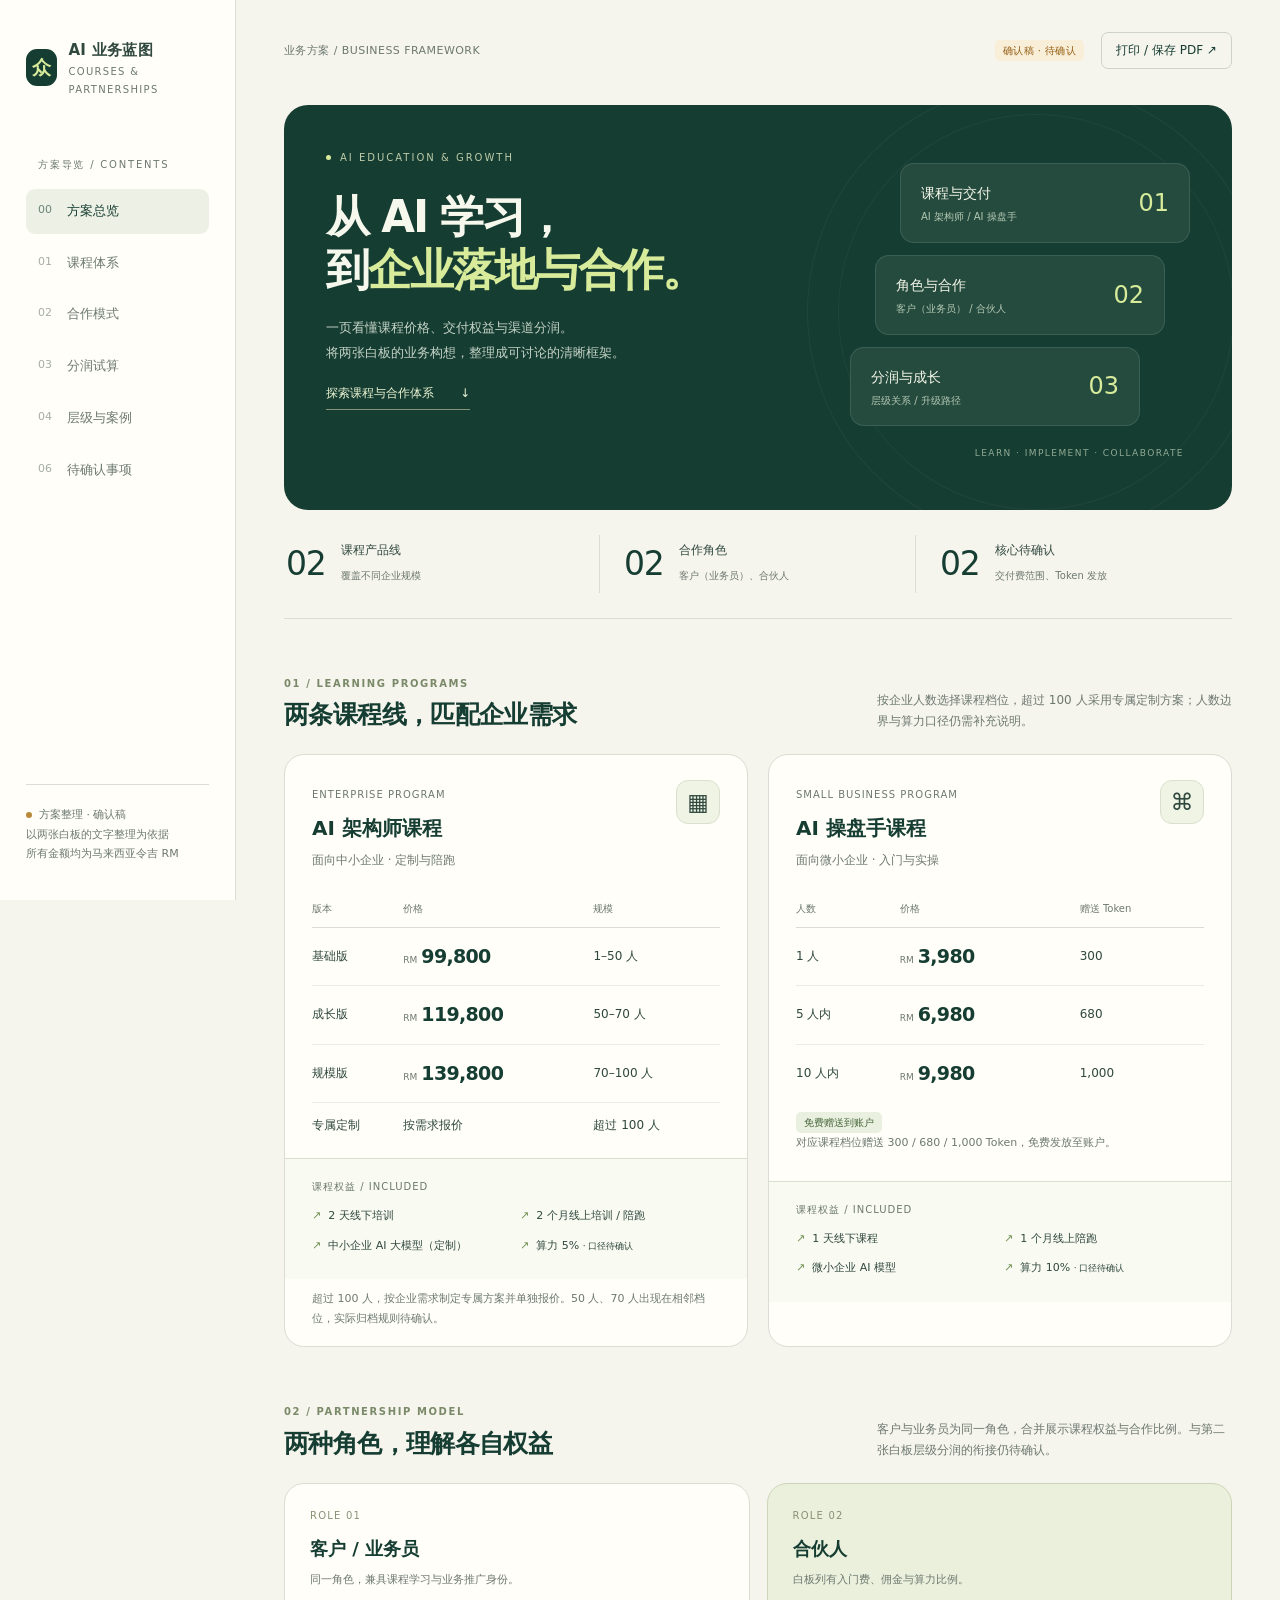
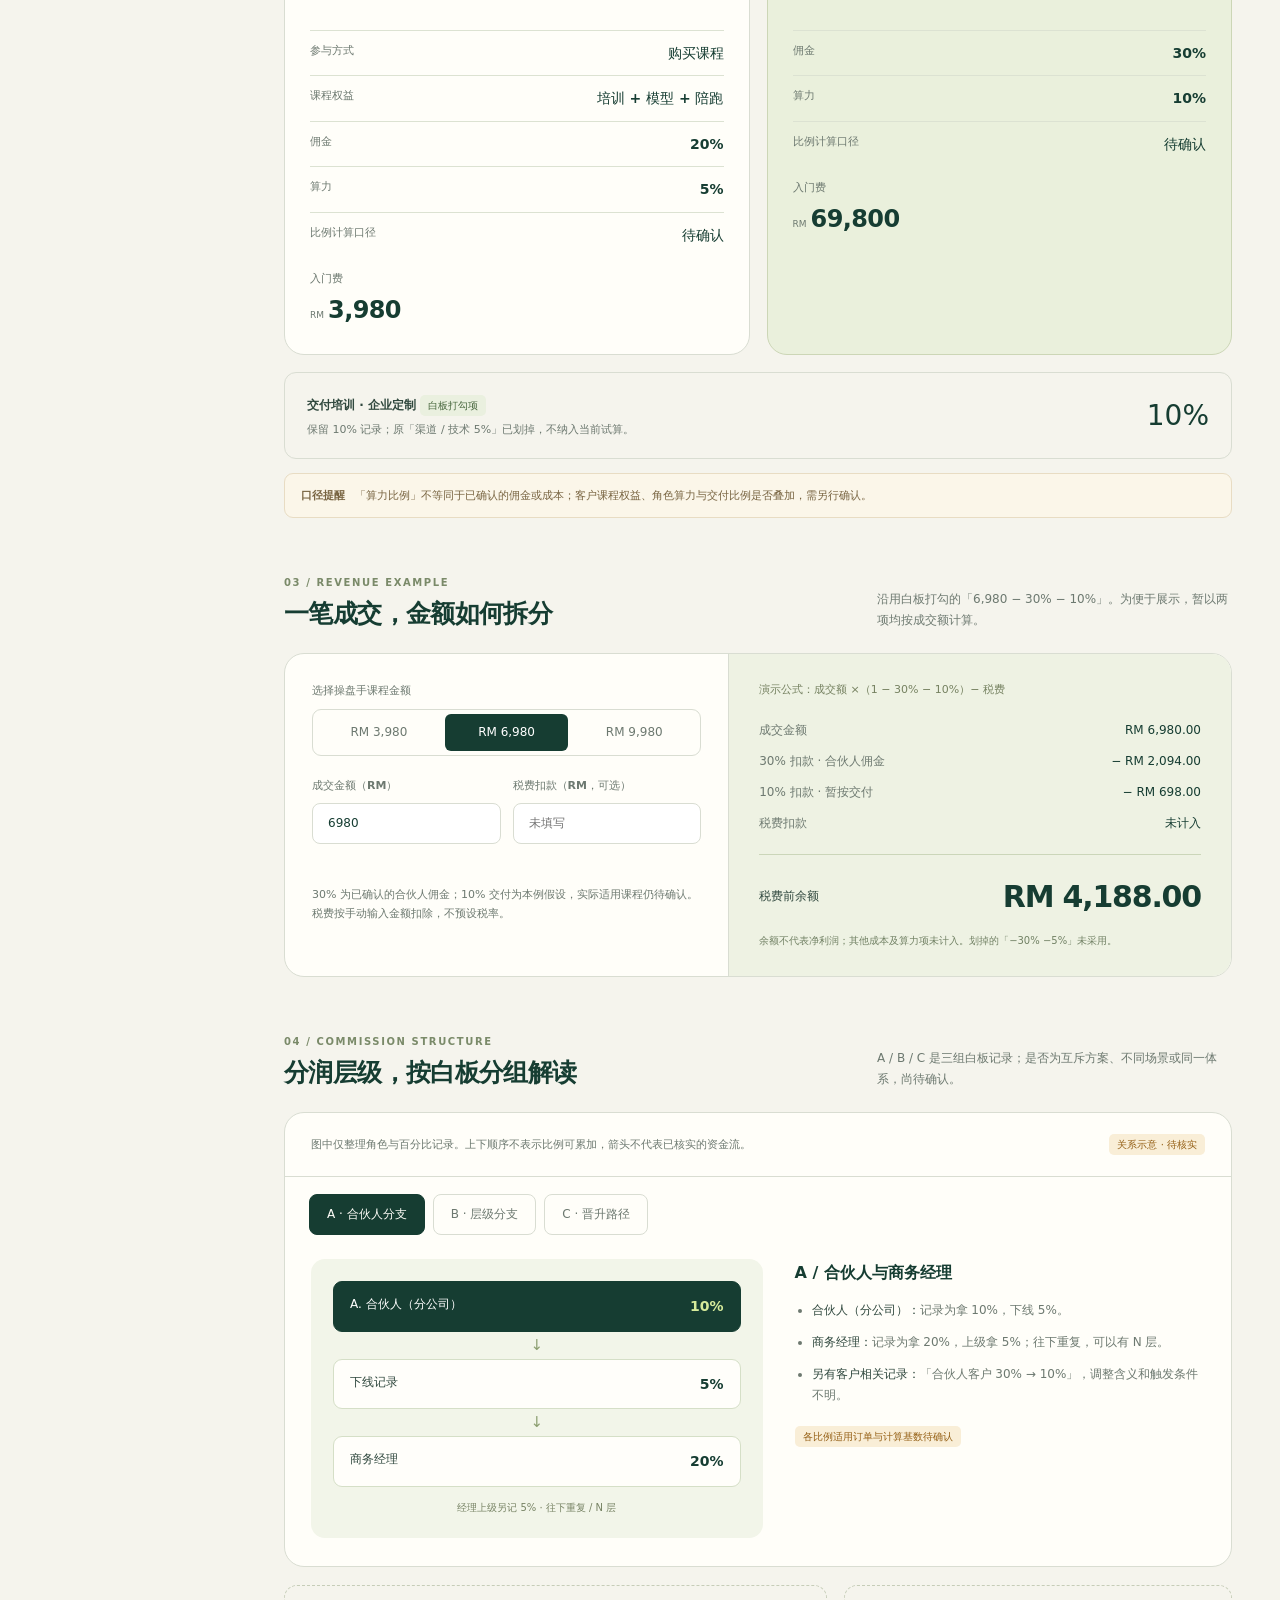
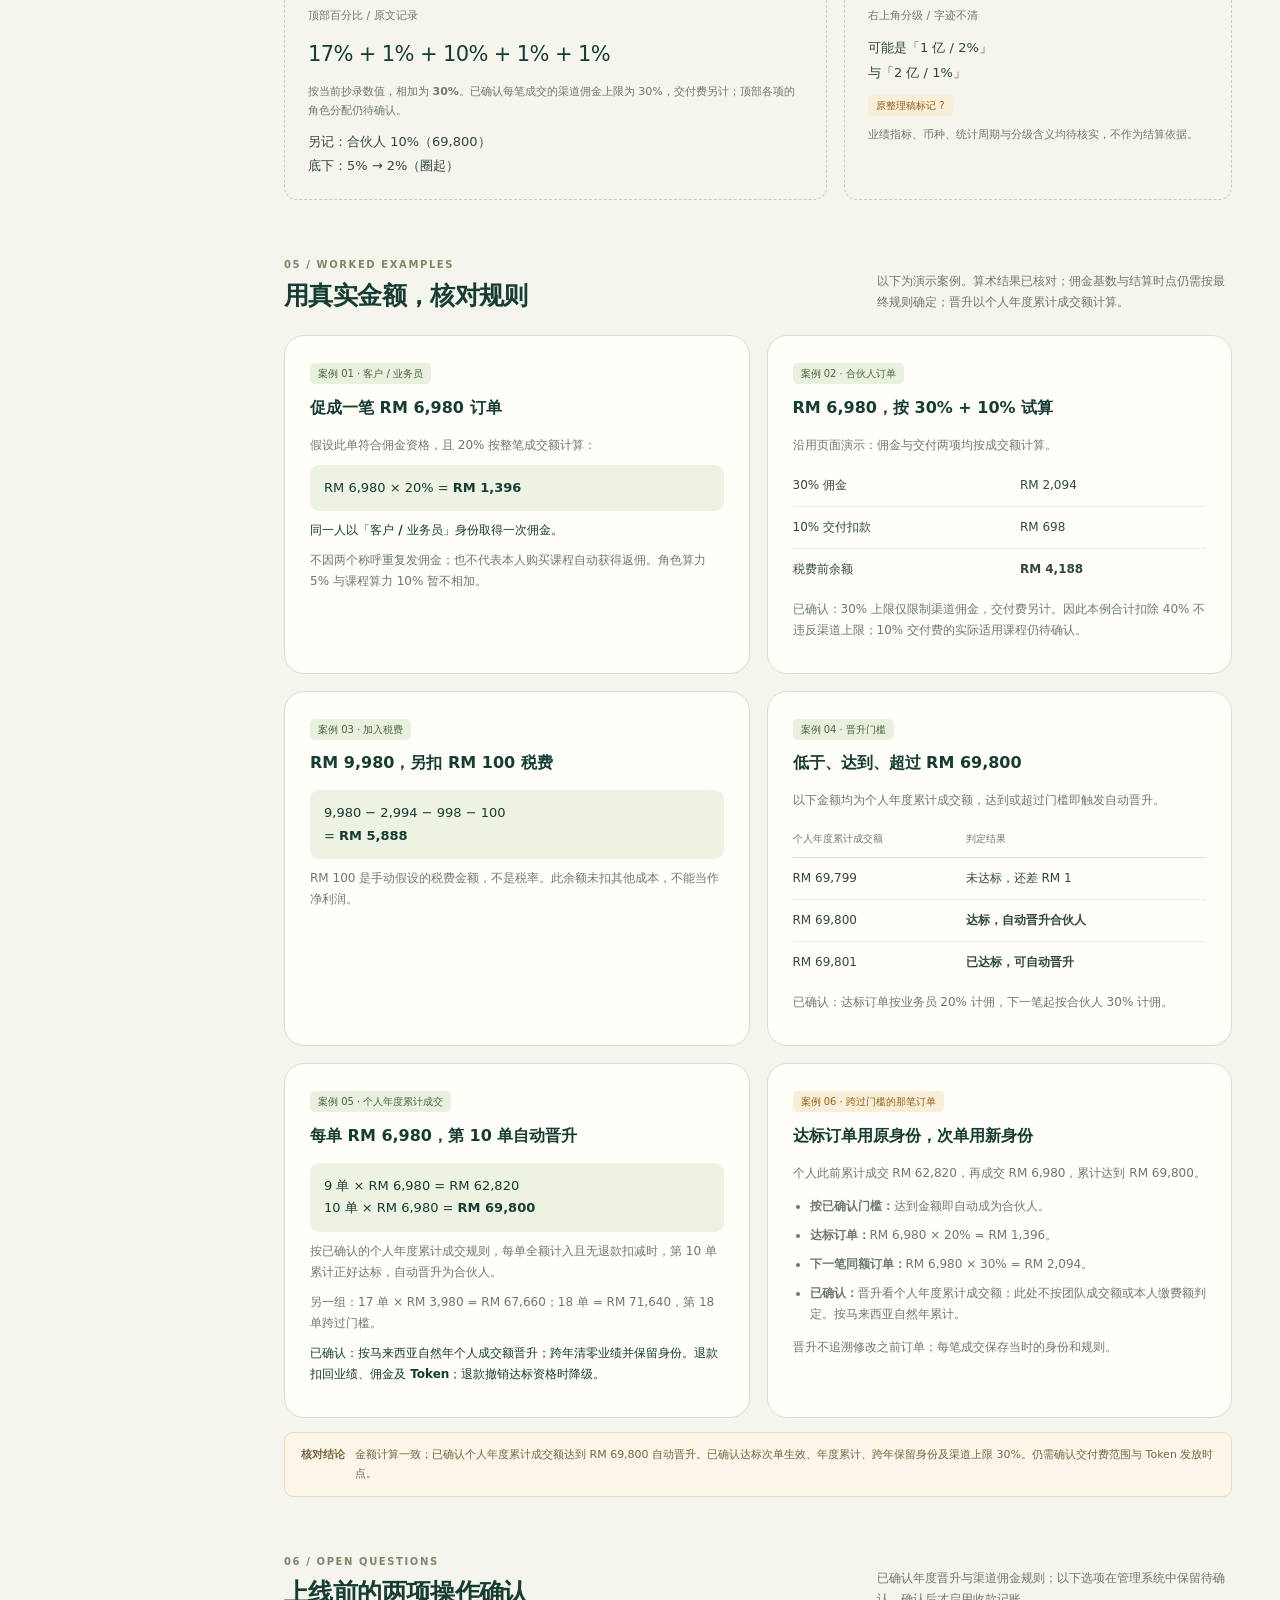
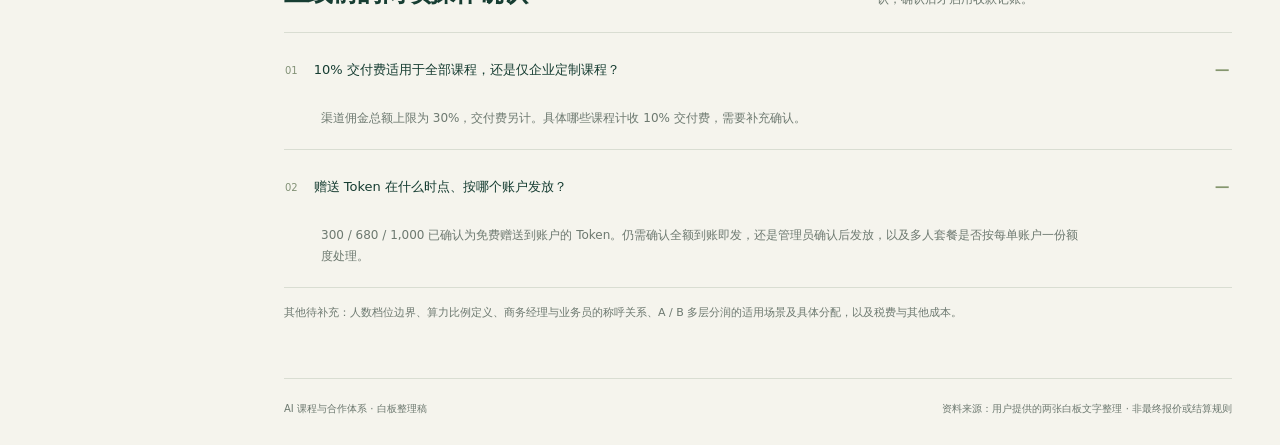
<file: AI课程与合作方案_确认稿.html>
<!doctype html>
<html lang="zh-Hans">
<head>
  <meta charset="utf-8">
  <meta name="viewport" content="width=device-width, initial-scale=1">
  <meta name="theme-color" content="#173d32">
  <title>AI 课程与合作方案 · 确认稿</title>
  <style>
    :root{--ink:#163d32;--text:#30483e;--muted:#6d7970;--paper:#f5f4ed;--white:#fffef9;--line:#d9ddd2;--lime:#d7eb9b;--amber:#956016;--amber-bg:#f9eed7;--radius:20px}
    *{box-sizing:border-box}html{scroll-behavior:smooth;scroll-padding-top:32px}body{margin:0;background:var(--paper);color:var(--text);font-family:Inter,"PingFang SC","Microsoft YaHei",system-ui,sans-serif;font-size:15px;line-height:1.75}a{color:inherit;text-decoration:none}button,input,select{font:inherit}button,a,input,select{ -webkit-tap-highlight-color:transparent}button:focus-visible,a:focus-visible,input:focus-visible,select:focus-visible{outline:3px solid #70933e;outline-offset:5px}button{cursor:pointer}::selection{background:var(--lime);color:var(--ink)}
    .sidebar{width:236px;position:fixed;inset:0 auto 0 0;padding:37px 26px;background:var(--white);border-right:1px solid var(--line);display:flex;flex-direction:column;z-index:10}.brand{display:flex;align-items:center;gap:11px;font-weight:750;letter-spacing:.02em}.mark{background:var(--ink);color:var(--lime);width:37px;height:37px;border-radius:11px;display:grid;place-items:center;font-size:19px}.brand small{display:block;font-size:10px;letter-spacing:.13em;color:var(--muted);font-weight:500}.side-label{font-size:10px;letter-spacing:.18em;color:var(--muted);margin:58px 12px 15px}.nav{display:grid;gap:7px}.nav a{padding:11px 12px;border-radius:9px;color:var(--muted);font-size:13px;display:flex;gap:15px}.nav a span{font-size:11px;opacity:.6}.nav a:hover,.nav a.active{background:#edf1e5;color:var(--ink)}.side-foot{margin-top:auto;color:var(--muted);font-size:11px;border-top:1px solid var(--line);padding-top:20px}.status-dot{display:inline-block;width:6px;height:6px;background:#b9893a;border-radius:50%;margin-right:7px}.main{margin-left:236px;padding:32px 48px 28px;max-width:1600px}.topbar{display:flex;justify-content:space-between;align-items:center;margin-bottom:36px;gap:12px;font-size:11px;color:var(--muted);letter-spacing:.04em}.tools{display:flex;align-items:center;gap:17px}.print-btn{background:transparent;border:1px solid #cdd4c7;color:var(--ink);padding:7px 14px;border-radius:7px;font-size:12px}.print-btn:hover{background:#e7eddd}
    .hero{background:var(--ink);color:#f7f8ed;border-radius:24px;position:relative;overflow:hidden;min-height:345px;display:grid;grid-template-columns:1.3fr 1fr;padding:44px 42px;gap:30px}.eyebrow{font-size:10px;letter-spacing:.2em;text-transform:uppercase;color:#bdcba8;display:flex;align-items:center;gap:9px}.eyebrow:before{content:"";height:5px;width:5px;background:var(--lime);border-radius:50%}h1{font-size:clamp(32px,3.4vw,51px);line-height:1.24;letter-spacing:-.045em;margin:24px 0 18px;font-weight:650}h1 em{font-style:normal;color:var(--lime)}.hero p{font-size:13px;color:#c5d3c7;max-width:450px;line-height:1.9;margin:0}.hero-link{display:inline-flex;align-items:center;gap:26px;border-bottom:1px solid #83947a;padding:17px 0 5px;font-size:12px;color:#ebf4d3}.hero-art{align-self:center;position:relative;padding:14px 0 4px}.orbit{position:absolute;inset:-66px -75px -75px -20px;border:1px solid #ffffff0c;border-radius:50%;pointer-events:none}.orbit:after{content:"";position:absolute;inset:30px;border:1px solid #ffffff0b;border-radius:50%}.path-card{position:relative;background:#244b3e;border:1px solid #ffffff1c;border-radius:14px;padding:16px 20px;display:flex;align-items:center;justify-content:space-between;gap:18px;max-width:290px;margin:0 0 12px auto}.path-card:nth-of-type(3){margin-right:25px}.path-card:nth-of-type(4){margin-right:50px}.path-card b{font-size:14px;color:#f5f7e9;font-weight:500}.path-card small{display:block;color:#b5c8b3;font-size:10px;margin-top:2px}.path-card .num{font-size:24px;font-weight:300;color:var(--lime)}.hero-caption{font-size:9px;color:#91aa95;letter-spacing:.16em;text-align:right;margin:20px 6px 0 0}
    .overview{display:grid;grid-template-columns:repeat(3,1fr);margin:25px 0 56px;border-bottom:1px solid var(--line);padding-bottom:25px}.overview>div{padding:0 24px;border-right:1px solid var(--line);display:flex;align-items:center;gap:16px}.overview>div:first-child{padding-left:2px}.overview>div:last-child{border:0}.overview strong{font-size:33px;font-weight:500;letter-spacing:-.04em;color:var(--ink)}.overview b{font-size:12px;display:block;font-weight:500}.overview small{font-size:10px;color:var(--muted)}section{margin-bottom:56px}.section-head{display:flex;justify-content:space-between;align-items:flex-end;gap:20px;margin-bottom:22px}.kicker{font-size:10px;font-weight:600;letter-spacing:.16em;color:#7a8a69;margin-bottom:5px}h2{font-size:25px;letter-spacing:-.025em;font-weight:600;line-height:1.4;margin:0;color:var(--ink)}.section-head p{font-size:12px;color:var(--muted);margin:0;max-width:355px}.chip{display:inline-flex;align-items:center;border-radius:5px;padding:3px 8px;font-size:10px;font-weight:500;line-height:1.5;background:#eaf0df;color:#45653b}.chip.warn{background:var(--amber-bg);color:var(--amber)}.course-grid{display:grid;grid-template-columns:1fr 1fr;gap:20px}.card{background:var(--white);border:1px solid var(--line);border-radius:var(--radius);overflow:hidden}.course-top{padding:25px 27px 19px;display:flex;justify-content:space-between;align-items:start;gap:10px}.course-top h3{font-size:20px;font-weight:600;margin:4px 0;color:var(--ink)}.course-top small{font-size:10px;color:var(--muted);letter-spacing:.1em}.course-sub{font-size:12px;color:var(--muted);margin:0}.course-icon{font-size:23px;width:44px;height:44px;border:1px solid #d8e1ce;background:#eff4e5;border-radius:12px;display:grid;place-items:center}.table-wrap{padding:0 27px}table{border-collapse:collapse;width:100%;text-align:left;font-size:12px}th{font-size:10px;font-weight:500;color:var(--muted);border-bottom:1px solid var(--line);padding:10px 0}td{border-bottom:1px solid #ebede4;padding:12px 0}tbody tr:last-child td{border-bottom:0}.price{font-size:19px;letter-spacing:-.035em;font-weight:600;color:var(--ink);white-space:nowrap}.currency{font-size:9px;color:var(--muted);letter-spacing:0;margin-right:4px;font-weight:400}.features{padding:19px 27px 24px;margin-top:10px;border-top:1px solid var(--line);background:#f9faf2}.features-title{font-size:10px;color:var(--muted);margin-bottom:11px;letter-spacing:.1em}.feature-grid{display:grid;grid-template-columns:1fr 1fr;gap:10px 8px;font-size:11px}.feature-grid span:before{content:"↗";color:#719052;margin-right:7px}.course-note{font-size:11px;color:var(--muted);padding:10px 27px 18px;line-height:1.8}.note{display:flex;gap:10px;font-size:11px;color:#786441;border:1px solid #e8dcc3;background:#fbf6e9;border-radius:9px;margin-top:14px;padding:12px 16px}.note b{white-space:nowrap;font-weight:600}.role-grid{display:grid;grid-template-columns:repeat(2,1fr);gap:17px}.role{padding:23px 25px;position:relative}.role.highlight{background:#eaf0dc;border-color:#ccd6b6}.role-no{font-size:10px;color:#879176;letter-spacing:.12em}.role h3{margin:9px 0 5px;font-size:18px;color:var(--ink);font-weight:600}.role p{font-size:11px;color:var(--muted);margin:0 0 22px;min-height:38px}.role dl{margin:0}.role dl>div{display:flex;justify-content:space-between;gap:8px;border-top:1px solid #dce2d2;padding:10px 0}.role dt{font-size:11px;color:var(--muted)}.role dd{margin:0;font-size:14px;color:var(--ink);font-weight:550}.role .entry{margin-top:12px;font-size:11px;color:var(--muted)}.role .entry strong{display:block;font-size:24px;letter-spacing:-.025em;font-weight:550;color:var(--ink)}.delivery{display:flex;align-items:center;justify-content:space-between;gap:20px;padding:18px 22px;margin-top:17px;border:1px solid var(--line);border-radius:12px}.delivery strong{font-size:12px;font-weight:600}.delivery p{margin:3px 0 0;font-size:11px;color:var(--muted)}.delivery .rate{font-size:28px;font-weight:500;color:var(--ink)}
    .calculator{display:grid;grid-template-columns:1fr 1.13fr;background:var(--white);border:1px solid var(--line);border-radius:20px;overflow:hidden}.calc-controls{padding:27px;border-right:1px solid var(--line)}label{display:block;font-size:11px;font-weight:550;color:var(--muted);margin-bottom:8px}.segmented{display:flex;border:1px solid var(--line);border-radius:9px;padding:4px;gap:4px;margin-bottom:20px}.segmented button{flex:1;background:transparent;border:0;border-radius:6px;padding:8px 2px;font-size:12px;color:var(--muted)}.segmented button[aria-pressed="true"]{background:var(--ink);color:#fff}.input-line{display:flex;gap:12px}.input-group{flex:1;min-width:0}.input-unit{display:flex;align-items:center;border:1px solid var(--line);border-radius:8px;background:white;padding:0 12px;color:var(--muted);font-size:12px}.input-unit input{width:100%;border:0;outline:0;padding:9px 3px;background:transparent;color:var(--ink);min-width:0}.input-unit:focus-within{outline:2px solid #8fa774}.calc-hint{font-size:11px;color:var(--muted);margin:16px 0 0}.calc-results{padding:26px 30px;background:#eef2e3}.calc-equation{font-size:11px;color:#758160;margin-bottom:20px}.calc-row{display:flex;justify-content:space-between;margin:10px 0;font-size:12px}.calc-row span{color:var(--muted)}.calc-row strong{font-weight:500;color:var(--ink);font-variant-numeric:tabular-nums}.calc-total{border-top:1px solid #cbd6b9;margin-top:20px;padding-top:16px;display:flex;justify-content:space-between;align-items:center;gap:10px}.calc-total span{font-size:12px}.calc-total strong{font-size:30px;letter-spacing:-.04em;font-weight:550;color:var(--ink)}.calc-results small{display:block;font-size:10px;color:#718164;margin-top:9px}.error{font-size:11px;color:#a04430;margin:7px 0 0;min-height:18px}
    .layers{border:1px solid var(--line);border-radius:20px;background:var(--white);overflow:hidden}.layer-intro{padding:21px 26px;border-bottom:1px solid var(--line);display:flex;justify-content:space-between;gap:20px;align-items:center}.layer-intro p{font-size:11px;color:var(--muted);margin:0}.layer-tabs{display:flex;padding:17px 24px 0;gap:8px}.layer-tabs button{padding:9px 17px;border:1px solid var(--line);border-radius:8px;background:transparent;color:var(--muted);font-size:12px}.layer-tabs button[aria-selected="true"]{background:var(--ink);color:var(--white);border-color:var(--ink)}.layer-panel{padding:24px 26px 28px}.layer-panel[hidden]{display:none}.layer-layout{display:grid;grid-template-columns:1.1fr 1fr;gap:32px}.flow{background:#f2f5e9;border-radius:14px;padding:22px}.flow-node{background:#fffefa;border:1px solid #d5dfc7;border-radius:9px;padding:12px 16px;display:flex;justify-content:space-between;gap:10px;font-size:12px}.flow-node strong{font-size:14px;color:var(--ink)}.flow-node small{font-size:10px;color:var(--muted)}.flow-node.dark{background:var(--ink);color:white;border-color:var(--ink)}.flow-node.dark strong{color:var(--lime)}.flow-arrow{color:#8c9e70;font-size:15px;text-align:center;line-height:27px}.flow-note{font-size:10px;color:#778364;text-align:center;margin:12px 0 0}.layer-copy h3{font-size:16px;color:var(--ink);font-weight:600;margin:0 0 13px}.layer-copy ul{padding-left:17px;margin:0;font-size:12px;color:var(--muted)}.layer-copy li{margin-bottom:11px}.layer-copy b{font-weight:550;color:var(--text)}.layer-copy .chip{margin-top:9px}.top-notes{margin-top:18px;display:grid;grid-template-columns:1.4fr 1fr;gap:17px}.annotation{padding:20px 23px;border:1px dashed #c6cdb8;border-radius:13px}.annotation h3{font-size:11px;font-weight:500;color:var(--muted);margin:0 0 11px}.annotation .formula{font-size:21px;letter-spacing:-.03em;font-weight:500;color:var(--ink)}.annotation p{font-size:11px;color:var(--muted);margin:9px 0 0}.annotation .raw{font-size:13px;color:var(--text);line-height:1.9}
    .questions{border-top:1px solid var(--line)}details{border-bottom:1px solid var(--line);padding:0 1px}summary{cursor:pointer;list-style:none;display:flex;align-items:center;gap:16px;padding:19px 0;font-size:13px;font-weight:500;color:var(--ink)}summary::-webkit-details-marker{display:none}summary:after{content:"+";margin-left:auto;font-size:21px;color:#85966e;font-weight:400}details[open] summary:after{content:"−"}.q-no{font-size:10px;font-weight:400;color:#839277}details p{margin:0 36px 20px;font-size:12px;color:var(--muted);max-width:760px}.confirm-note{font-size:11px;color:var(--muted);margin:15px 0 0}.footer{display:flex;justify-content:space-between;border-top:1px solid var(--line);padding:21px 0 0;color:var(--muted);font-size:10px;gap:16px}.mobile-title{display:none}
    @media(min-width:1600px){.main{margin-right:auto;padding-left:70px;padding-right:70px}}
    @media(max-width:1150px){.sidebar{width:196px;padding:30px 18px}.main{margin-left:196px;padding:28px}.hero{padding:33px 29px;gap:12px}.path-card{padding:13px 15px}.course-top{padding:22px}.table-wrap{padding:0 22px}.features{padding:18px 22px}.feature-grid{grid-template-columns:1fr}.course-note{padding-left:22px;padding-right:22px}.role{padding:20px}.calc-total strong{font-size:25px}.top-notes{grid-template-columns:1fr 1fr}}
    @media(max-width:850px){.sidebar{position:sticky;width:100%;height:auto;inset:0;display:block;padding:12px 20px;border-right:0;border-bottom:1px solid var(--line)}.brand{display:none}.side-label,.side-foot{display:none}.nav{display:flex;gap:3px;justify-content:space-between}.nav a{padding:6px 8px;font-size:11px;white-space:nowrap}.nav a span{display:none}.main{margin:0;padding:25px}.topbar{margin-bottom:22px}.hero{min-height:310px}h1{font-size:36px}.hero-art{padding-left:12px}.path-card:nth-of-type(3){margin-right:12px}.path-card:nth-of-type(4){margin-right:24px}.section-head p{max-width:275px}html{scroll-padding-top:75px}}
    @media(max-width:620px){.sidebar{padding:12px 8px}.nav a{padding:6px 5px;font-size:10px}.main{padding:20px 16px}.topbar{font-size:10px}.tools>.chip{display:none}.hero{grid-template-columns:1fr;padding:29px 25px;border-radius:18px;gap:10px}.hero-art{display:none}h1{font-size:39px;margin-top:21px}.hero p{font-size:12px}.hero-link{padding-top:23px}.overview{margin:19px 0 38px;padding-bottom:20px}.overview>div{display:block;padding:0 15px}.overview strong{font-size:27px}.overview b{font-size:11px}.overview small{font-size:9px}.section-head{display:block;margin-bottom:18px}h2{font-size:24px}.section-head p{max-width:none;margin-top:9px;font-size:11px}.course-grid,.role-grid,.calculator,.layer-layout,.top-notes{grid-template-columns:1fr}.course-top,.table-wrap{padding-left:22px;padding-right:22px}.feature-grid{grid-template-columns:1fr 1fr}.role p{min-height:0;margin-bottom:15px}.role .entry{display:flex;align-items:center;justify-content:space-between}.role .entry strong{font-size:22px}.role dl>div{padding:8px 0}.role-grid{gap:12px}.role{padding:21px 23px}.calculator .calc-controls{border-right:0;border-bottom:1px solid var(--line);padding:22px}.calc-results{padding:22px}.calc-total strong{font-size:29px}.layer-intro{padding:18px 20px;align-items:flex-start}.layer-intro .chip{white-space:nowrap}.layer-tabs{padding:17px 18px 0;gap:5px}.layer-tabs button{padding:8px 10px;flex:1;font-size:11px}.layer-panel{padding:20px 18px}.layer-layout{gap:22px}.flow{padding:18px}.top-notes{gap:12px}.annotation .formula{font-size:20px}.note{display:block}.note b{display:block;margin-bottom:4px}.delivery{padding:16px 20px}.delivery p{max-width:230px}section{margin-bottom:40px}summary{font-size:12px;gap:12px;align-items:flex-start}summary:after{line-height:1.1}details p{margin-left:28px;margin-right:8px}.footer{font-size:9px}.print-btn{font-size:10px}}
    @media(prefers-reduced-motion:reduce){html{scroll-behavior:auto}}
    @media print{body{background:white;font-size:11px;-webkit-print-color-adjust:exact;print-color-adjust:exact}.sidebar,.tools,.hero-link,.layer-tabs{display:none}.main{margin:0;padding:0;max-width:none}.topbar{margin-bottom:15px}.hero{min-height:0;padding:25px;grid-template-columns:1.5fr 1fr}.hero h1{font-size:31px}.hero-art{display:block}.overview{margin:16px 0 24px;padding-bottom:15px}section{margin-bottom:24px;break-inside:avoid}.section-head{margin-bottom:12px}h2{font-size:21px}.course-grid,.role-grid{gap:12px}.course-top{padding:17px}.table-wrap{padding:0 17px}.features{padding:13px 17px}.layer-panel[hidden]{display:block!important}.layer-panel{border-bottom:1px solid var(--line);break-inside:avoid}.layers{overflow:visible}.layer-layout{grid-template-columns:1fr 1fr}.feature-grid{grid-template-columns:1fr 1fr}.hero-art .path-card{padding:8px 14px}.calc-controls{padding:18px}.calc-results{padding:18px}.top-notes{margin-top:12px}.note{padding:10px}.footer{margin-top:14px}.questions details p{display:block!important}.questions summary{padding:12px 0}.questions summary:after{display:none}#layers{break-inside:auto}@page{size:A4;margin:12mm}}
    .case-grid{display:grid;grid-template-columns:1fr 1fr;gap:17px}.case-card{padding:23px 25px}.case-card h3{font-size:16px;color:var(--ink);margin:8px 0 13px}.case-card p{font-size:12px;color:var(--muted);margin:9px 0}.case-math{padding:12px 14px;border-radius:9px;background:#eef2e3;color:var(--ink);font-size:13px;font-variant-numeric:tabular-nums}.case-card td{padding:10px 5px 10px 0;vertical-align:top}.case-card .case-outcome{color:var(--ink);font-weight:550}.case-card ul{padding-left:17px;font-size:12px;color:var(--muted)}.case-card li{margin:8px 0}.case-card{break-inside:avoid}@media(max-width:620px){.case-grid{grid-template-columns:1fr}.case-card{padding:21px}.case-math{font-size:12px}}
  </style>
</head>
<body>
  <aside class="sidebar" aria-label="页面导航">
    <a class="brand" href="#overview"><span class="mark">众</span><span>AI 业务蓝图<small>COURSES & PARTNERSHIPS</small></span></a>
    <div class="side-label">方案导览 / CONTENTS</div>
    <nav class="nav"><a class="active" href="#overview"><span>00</span>方案总览</a><a href="#courses"><span>01</span>课程体系</a><a href="#partners"><span>02</span>合作模式</a><a href="#finance"><span>03</span>分润试算</a><a href="#layers"><span>04</span>层级与案例</a><a href="#questions"><span>06</span>待确认事项</a></nav>
    <div class="side-foot"><span class="status-dot"></span>方案整理 · 确认稿<br>以两张白板的文字整理为依据<br>所有金额均为马来西亚令吉 RM</div>
  </aside>
  <main class="main">
    <div class="topbar"><span>业务方案 / BUSINESS FRAMEWORK</span><div class="tools"><span class="chip warn">确认稿 · 待确认</span><button class="print-btn" id="printButton" type="button">打印 / 保存 PDF ↗</button></div></div>
    <section id="overview" style="margin-bottom:0">
      <div class="hero"><div><div class="eyebrow">AI EDUCATION & GROWTH</div><h1>从 AI 学习，<br>到<em>企业落地与合作。</em></h1><p>一页看懂课程价格、交付权益与渠道分润。<br>将两张白板的业务构想，整理成可讨论的清晰框架。</p><a class="hero-link" href="#courses">探索课程与合作体系 <span>↓</span></a></div><div class="hero-art" aria-label="课程、合作与分润三个主题"><div class="orbit"></div><div class="path-card"><div><b>课程与交付</b><small>AI 架构师 / AI 操盘手</small></div><span class="num">01</span></div><div class="path-card"><div><b>角色与合作</b><small>客户（业务员） / 合伙人</small></div><span class="num">02</span></div><div class="path-card"><div><b>分润与成长</b><small>层级关系 / 升级路径</small></div><span class="num">03</span></div><div class="hero-caption">LEARN · IMPLEMENT · COLLABORATE</div></div></div>
      <div class="overview"><div><strong>02</strong><div><b>课程产品线</b><small>覆盖不同企业规模</small></div></div><div><strong>02</strong><div><b>合作角色</b><small>客户（业务员）、合伙人</small></div></div><div><strong>02</strong><div><b>核心待确认</b><small>交付费范围、Token 发放</small></div></div></div>
    </section>
    <section id="courses"><div class="section-head"><div><div class="kicker">01 / LEARNING PROGRAMS</div><h2>两条课程线，匹配企业需求</h2></div><p>按企业人数选择课程档位，超过 100 人采用专属定制方案；人数边界与算力口径仍需补充说明。</p></div>
      <div class="course-grid">
        <article class="card"><div class="course-top"><div><small>ENTERPRISE PROGRAM</small><h3>AI 架构师课程</h3><p class="course-sub">面向中小企业 · 定制与陪跑</p></div><div class="course-icon" aria-hidden="true">▦</div></div><div class="table-wrap"><table><thead><tr><th scope="col">版本</th><th scope="col">价格</th><th scope="col">规模</th></tr></thead><tbody><tr><td>基础版</td><td class="price"><span class="currency">RM</span>99,800</td><td>1–50 人</td></tr><tr><td>成长版</td><td class="price"><span class="currency">RM</span>119,800</td><td>50–70 人</td></tr><tr><td>规模版</td><td class="price"><span class="currency">RM</span>139,800</td><td>70–100 人</td></tr><tr><td>专属定制</td><td>按需求报价</td><td>超过 100 人</td></tr></tbody></table></div><div class="features"><div class="features-title">课程权益 / INCLUDED</div><div class="feature-grid"><span>2 天线下培训</span><span>2 个月线上培训 / 陪跑</span><span>中小企业 AI 大模型（定制）</span><span>算力 5% <small>· 口径待确认</small></span></div></div><div class="course-note">超过 100 人，按企业需求制定专属方案并单独报价。50 人、70 人出现在相邻档位，实际归档规则待确认。</div></article>
        <article class="card"><div class="course-top"><div><small>SMALL BUSINESS PROGRAM</small><h3>AI 操盘手课程</h3><p class="course-sub">面向微小企业 · 入门与实操</p></div><div class="course-icon" aria-hidden="true">⌘</div></div><div class="table-wrap"><table><thead><tr><th scope="col">人数</th><th scope="col">价格</th><th scope="col">赠送 Token</th></tr></thead><tbody><tr><td>1 人</td><td class="price"><span class="currency">RM</span>3,980</td><td>300</td></tr><tr><td>5 人内</td><td class="price"><span class="currency">RM</span>6,980</td><td>680</td></tr><tr><td>10 人内</td><td class="price"><span class="currency">RM</span>9,980</td><td>1,000</td></tr></tbody></table></div><div class="course-note"><span class="chip">免费赠送到账户</span><br>对应课程档位赠送 300 / 680 / 1,000 Token，免费发放至账户。</div><div class="features"><div class="features-title">课程权益 / INCLUDED</div><div class="feature-grid"><span>1 天线下课程</span><span>1 个月线上陪跑</span><span>微小企业 AI 模型</span><span>算力 10% <small>· 口径待确认</small></span></div></div></article>
      </div>
    </section>
    <section id="partners"><div class="section-head"><div><div class="kicker">02 / PARTNERSHIP MODEL</div><h2>两种角色，理解各自权益</h2></div><p>客户与业务员为同一角色，合并展示课程权益与合作比例。与第二张白板层级分润的衔接仍待确认。</p></div><div class="role-grid">
      <article class="card role"><div class="role-no">ROLE 01</div><h3>客户 / 业务员</h3><p>同一角色，兼具课程学习与业务推广身份。</p><dl><div><dt>参与方式</dt><dd>购买课程</dd></div><div><dt>课程权益</dt><dd>培训 + 模型 + 陪跑</dd></div><div><dt>佣金</dt><dd>20%</dd></div><div><dt>算力</dt><dd>5%</dd></div><div><dt>比例计算口径</dt><dd>待确认</dd></div></dl><div class="entry">入门费<strong><span class="currency">RM</span>3,980</strong></div></article>
      <article class="card role highlight"><div class="role-no">ROLE 02</div><h3>合伙人</h3><p>白板列有入门费、佣金与算力比例。</p><dl><div><dt>佣金</dt><dd>30%</dd></div><div><dt>算力</dt><dd>10%</dd></div><div><dt>比例计算口径</dt><dd>待确认</dd></div></dl><div class="entry">入门费<strong><span class="currency">RM</span>69,800</strong></div></article>
    </div><div class="delivery"><div><strong>交付培训 · 企业定制 <span class="chip">白板打勾项</span></strong><p>保留 10% 记录；原「渠道 / 技术 5%」已划掉，不纳入当前试算。</p></div><div class="rate">10%</div></div><div class="note"><b>口径提醒</b><span>「算力比例」不等同于已确认的佣金或成本；客户课程权益、角色算力与交付比例是否叠加，需另行确认。</span></div></section>
    <section id="finance"><div class="section-head"><div><div class="kicker">03 / REVENUE EXAMPLE</div><h2>一笔成交，金额如何拆分</h2></div><p>沿用白板打勾的「6,980 − 30% − 10%」。为便于展示，暂以两项均按成交额计算。</p></div><div class="calculator"><div class="calc-controls"><label id="packageLabel">选择操盘手课程金额</label><div class="segmented" role="group" aria-labelledby="packageLabel"><button type="button" data-amount="3980" aria-pressed="false">RM 3,980</button><button type="button" data-amount="6980" aria-pressed="true">RM 6,980</button><button type="button" data-amount="9980" aria-pressed="false">RM 9,980</button></div><div class="input-line"><div class="input-group"><label for="amount">成交金额（RM）</label><div class="input-unit"><input id="amount" type="number" min="0" max="1000000000" step="0.01" value="6980" inputmode="decimal"></div></div><div class="input-group"><label for="tax">税费扣款（RM，可选）</label><div class="input-unit"><input id="tax" type="number" min="0" step="0.01" placeholder="未填写" inputmode="decimal"></div></div></div><p id="calcError" class="error" role="alert"></p><p class="calc-hint">30% 为已确认的合伙人佣金；10% 交付为本例假设，实际适用课程仍待确认。税费按手动输入金额扣除，不预设税率。</p></div><div class="calc-results" aria-live="polite" aria-atomic="true"><div class="calc-equation">演示公式：成交额 ×（1 − 30% − 10%）− 税费</div><div class="calc-row"><span>成交金额</span><strong id="gross">RM 6,980.00</strong></div><div class="calc-row"><span>30% 扣款 · 合伙人佣金</span><strong id="commission">− RM 2,094.00</strong></div><div class="calc-row"><span>10% 扣款 · 暂按交付</span><strong id="delivery">− RM 698.00</strong></div><div class="calc-row"><span>税费扣款</span><strong id="taxResult">未计入</strong></div><div class="calc-total"><span id="totalLabel">税费前余额</span><strong id="balance">RM 4,188.00</strong></div><small>余额不代表净利润；其他成本及算力项未计入。划掉的「−30% −5%」未采用。</small></div></div></section>
    <section id="layers"><div class="section-head"><div><div class="kicker">04 / COMMISSION STRUCTURE</div><h2>分润层级，按白板分组解读</h2></div><p>A / B / C 是三组白板记录；是否为互斥方案、不同场景或同一体系，尚待确认。</p></div><div class="layers"><div class="layer-intro"><p>图中仅整理角色与百分比记录。上下顺序不表示比例可累加，箭头不代表已核实的资金流。</p><span class="chip warn">关系示意 · 待核实</span></div><div class="layer-tabs" role="tablist" aria-label="白板分润分组"><button id="tab-a" role="tab" type="button" aria-selected="true" aria-controls="panel-a" tabindex="0">A · 合伙人分支</button><button id="tab-b" role="tab" type="button" aria-selected="false" aria-controls="panel-b" tabindex="-1">B · 层级分支</button><button id="tab-c" role="tab" type="button" aria-selected="false" aria-controls="panel-c" tabindex="-1">C · 晋升路径</button></div>
      <div id="panel-a" class="layer-panel" role="tabpanel" aria-labelledby="tab-a" tabindex="0"><div class="layer-layout"><div class="flow"><div class="flow-node dark"><span>A. 合伙人（分公司）</span><strong>10%</strong></div><div class="flow-arrow" aria-hidden="true">↓</div><div class="flow-node"><span>下线记录</span><strong>5%</strong></div><div class="flow-arrow" aria-hidden="true">↓</div><div class="flow-node"><span>商务经理</span><strong>20%</strong></div><p class="flow-note">经理上级另记 5% · 往下重复 / N 层</p></div><div class="layer-copy"><h3>A / 合伙人与商务经理</h3><ul><li><b>合伙人（分公司）：</b>记录为拿 10%，下线 5%。</li><li><b>商务经理：</b>记录为拿 20%，上级拿 5%；往下重复，可以有 N 层。</li><li><b>另有客户相关记录：</b>「合伙人客户 30% → 10%」，调整含义和触发条件不明。</li></ul><span class="chip warn">各比例适用订单与计算基数待确认</span></div></div></div>
      <div id="panel-b" class="layer-panel" role="tabpanel" aria-labelledby="tab-b" tabindex="0" hidden><div class="layer-layout"><div class="flow"><div class="flow-node dark"><span>B. 上级</span><strong>2%</strong></div><div class="flow-arrow" aria-hidden="true">↓</div><div class="flow-node"><span>下一级合伙人</span><strong>5%</strong></div><div class="flow-arrow" aria-hidden="true">↓</div><div class="flow-node"><span>商务经理</span><strong>5% → 1%</strong></div><p class="flow-note">往下 N 个 · 另有合伙人 ② → ③ 平行分支</p></div><div class="layer-copy"><h3>B / 上级与下级分润记录</h3><ul><li><b>上级拿 2%：</b>原 20% 已划掉，按改写后的 2% 展示。</li><li><b>下一级合伙人 5%；商务经理 5% → 1%：</b>变化条件与层级对应关系不明。</li><li><b>平行分支：</b>旁边另记合伙人 ② → ③，尚无法判断与主分支的结算关系。</li></ul><span class="chip warn">“N 个”不等于已确认的无限层分润</span></div></div></div>
      <div id="panel-c" class="layer-panel" role="tabpanel" aria-labelledby="tab-c" tabindex="0" hidden><div class="layer-layout"><div class="flow"><div class="flow-node"><span>商务经理</span><small>原有角色</small></div><div class="flow-arrow" aria-hidden="true">↓</div><div class="flow-node"><span>个人年度累计成交 RM 69,800</span><small>自动晋升</small></div><div class="flow-arrow" aria-hidden="true">↓</div><div class="flow-node dark"><span>C. 合伙人</span><strong>30%</strong></div><p class="flow-note">马来西亚自然年累计 · 达标次单起按 30% · 跨年保留身份</p></div><div class="layer-copy"><h3>C / 商务经理的晋升路径</h3><ul><li><b>升级逻辑：</b>商务经理个人年度累计成交额达到 RM 69,800，即自动晋升为合伙人。</li><li><b>合伙人直接佣金 30%：</b>后续已确认采用第一张白板的 30%。</li><li><b>生效时点：</b>达标订单按成交前身份计佣，下一笔订单起用新身份。跨年清零业绩并保留身份；退款撤销达标资格时恢复业务员。</li></ul><span class="chip">已确认：个人年度累计成交达 RM 69,800 自动晋升</span></div></div></div>
    </div><div class="top-notes"><article class="annotation"><h3>顶部百分比 / 原文记录</h3><div class="formula">17% + 1% + 10% + 1% + 1%</div><p>按当前抄录数值，相加为 <b>30%</b>。已确认每笔成交的渠道佣金上限为 30%，交付费另计；顶部各项的角色分配仍待确认。</p><p class="raw">另记：合伙人 10%（69,800）<br>底下：5% → 2%（圈起）</p></article><article class="annotation"><h3>右上角分级 / 字迹不清</h3><div class="raw">可能是「1 亿 / 2%」<br>与「2 亿 / 1%」</div><p><span class="chip warn">原整理稿标记 ?</span></p><p>业绩指标、币种、统计周期与分级含义均待核实，不作为结算依据。</p></article></div></section>
    <section id="use-cases"><div class="section-head"><div><div class="kicker">05 / WORKED EXAMPLES</div><h2>用真实金额，核对规则</h2></div><p>以下为演示案例。算术结果已核对；佣金基数与结算时点仍需按最终规则确定；晋升以个人年度累计成交额计算。</p></div>
      <div class="case-grid">
        <article class="card case-card"><span class="chip">案例 01 · 客户 / 业务员</span><h3>促成一笔 RM 6,980 订单</h3><p>假设此单符合佣金资格，且 20% 按整笔成交额计算：</p><div class="case-math">RM 6,980 × 20% = <b>RM 1,396</b></div><p class="case-outcome">同一人以「客户 / 业务员」身份取得一次佣金。</p><p>不因两个称呼重复发佣金；也不代表本人购买课程自动获得返佣。角色算力 5% 与课程算力 10% 暂不相加。</p></article>
        <article class="card case-card"><span class="chip">案例 02 · 合伙人订单</span><h3>RM 6,980，按 30% + 10% 试算</h3><p>沿用页面演示：佣金与交付两项均按成交额计算。</p><table aria-label="合伙人订单拆分"><tbody><tr><td>30% 佣金</td><td>RM 2,094</td></tr><tr><td>10% 交付扣款</td><td>RM 698</td></tr><tr><td>税费前余额</td><td><b>RM 4,188</b></td></tr></tbody></table><p>已确认：30% 上限仅限制渠道佣金，交付费另计。因此本例合计扣除 40% 不违反渠道上限；10% 交付费的实际适用课程仍待确认。</p></article>
        <article class="card case-card"><span class="chip">案例 03 · 加入税费</span><h3>RM 9,980，另扣 RM 100 税费</h3><div class="case-math">9,980 − 2,994 − 998 − 100<br>= <b>RM 5,888</b></div><p>RM 100 是手动假设的税费金额，不是税率。此余额未扣其他成本，不能当作净利润。</p></article>
        <article class="card case-card"><span class="chip">案例 04 · 晋升门槛</span><h3>低于、达到、超过 RM 69,800</h3><p>以下金额均为个人年度累计成交额，达到或超过门槛即触发自动晋升。</p><table aria-label="自动晋升边界案例"><thead><tr><th scope="col">个人年度累计成交额</th><th scope="col">判定结果</th></tr></thead><tbody><tr><td>RM 69,799</td><td>未达标，还差 RM 1</td></tr><tr><td>RM 69,800</td><td><b>达标，自动晋升合伙人</b></td></tr><tr><td>RM 69,801</td><td><b>已达标，可自动晋升</b></td></tr></tbody></table><p>已确认：达标订单按业务员 20% 计佣，下一笔起按合伙人 30% 计佣。</p></article>
        <article class="card case-card"><span class="chip">案例 05 · 个人年度累计成交</span><h3>每单 RM 6,980，第 10 单自动晋升</h3><div class="case-math">9 单 × RM 6,980 = RM 62,820<br>10 单 × RM 6,980 = <b>RM 69,800</b></div><p>按已确认的个人年度累计成交规则，每单全额计入且无退款扣减时，第 10 单累计正好达标，自动晋升为合伙人。</p><p>另一组：17 单 × RM 3,980 = RM 67,660；18 单 = RM 71,640，第 18 单跨过门槛。</p><p class="case-outcome">已确认：按马来西亚自然年个人成交额晋升；跨年清零业绩并保留身份。退款扣回业绩、佣金及 Token；退款撤销达标资格时降级。</p></article>
        <article class="card case-card"><span class="chip warn">案例 06 · 跨过门槛的那笔订单</span><h3>达标订单用原身份，次单用新身份</h3><p>个人此前累计成交 RM 62,820，再成交 RM 6,980，累计达到 RM 69,800。</p><ul><li><b>按已确认门槛：</b>达到金额即自动成为合伙人。</li><li><b>达标订单：</b>RM 6,980 × 20% = RM 1,396。</li><li><b>下一笔同额订单：</b>RM 6,980 × 30% = RM 2,094。</li><li><b>已确认：</b>晋升看个人年度累计成交额；此处不按团队成交额或本人缴费额判定。按马来西亚自然年累计。</li></ul><p>晋升不追溯修改之前订单；每笔成交保存当时的身份和规则。</p></article>
      </div><div class="note"><b>核对结论</b><span>金额计算一致；已确认个人年度累计成交额达到 RM 69,800 自动晋升。已确认达标次单生效、年度累计、跨年保留身份及渠道上限 30%。仍需确认交付费范围与 Token 发放时点。</span></div>
    </section>
    <section id="questions"><div class="section-head"><div><div class="kicker">06 / OPEN QUESTIONS</div><h2>上线前的两项操作确认</h2></div><p>已确认年度晋升与渠道佣金规则；以下选项在管理系统中保留待确认，确认后才启用收款记账。</p></div><div class="questions"><details open><summary><span class="q-no">01</span>10% 交付费适用于全部课程，还是仅企业定制课程？</summary><p>渠道佣金总额上限为 30%，交付费另计。具体哪些课程计收 10% 交付费，需要补充确认。</p></details><details open><summary><span class="q-no">02</span>赠送 Token 在什么时点、按哪个账户发放？</summary><p>300 / 680 / 1,000 已确认为免费赠送到账户的 Token。仍需确认全额到账即发，还是管理员确认后发放，以及多人套餐是否按每单账户一份额度处理。</p></details></div><p class="confirm-note">其他待补充：人数档位边界、算力比例定义、商务经理与业务员的称呼关系、A / B 多层分润的适用场景及具体分配，以及税费与其他成本。</p></section>
    <footer class="footer"><span>AI 课程与合作体系 · 白板整理稿</span><span>资料来源：用户提供的两张白板文字整理 · 非最终报价或结算规则</span></footer>
  </main>
  <script>
    const money = value => 'RM ' + value.toLocaleString('en-MY', {minimumFractionDigits:2,maximumFractionDigits:2});
    const amountInput=document.getElementById('amount'), taxInput=document.getElementById('tax');
    const packageButtons=[...document.querySelectorAll('[data-amount]')];
    function calculate(){
      const amount=Number(amountInput.value), tax=taxInput.value===''?0:Number(taxInput.value);
      const valid=amountInput.value!=='' && Number.isFinite(amount) && amount>=0 && amount<=1e9 && Number.isFinite(tax) && tax>=0 && tax<=1e9;
      document.getElementById('calcError').textContent=valid?'':'请输入 0 至 1,000,000,000 之间的有效金额。';
      amountInput.setAttribute('aria-invalid',String(amountInput.value===''||!Number.isFinite(amount)||amount<0||amount>1e9));
      taxInput.setAttribute('aria-invalid',String(!Number.isFinite(tax)||tax<0||tax>1e9));
      packageButtons.forEach(button=>button.setAttribute('aria-pressed',String(valid&&Number(button.dataset.amount)===amount)));
      if(!valid){['gross','commission','delivery','taxResult','balance'].forEach(id=>document.getElementById(id).textContent='—');return;}
      const grossCents=Math.round(amount*100), commissionCents=Math.round(grossCents*.3), deliveryCents=Math.round(grossCents*.1), taxCents=Math.round(tax*100);
      document.getElementById('gross').textContent=money(grossCents/100);
      document.getElementById('commission').textContent='− '+money(commissionCents/100);
      document.getElementById('delivery').textContent='− '+money(deliveryCents/100);
      document.getElementById('taxResult').textContent=taxInput.value===''?'未计入':'− '+money(taxCents/100);
      document.getElementById('totalLabel').textContent=taxInput.value===''?'税费前余额':'扣除所填税费后余额';
      document.getElementById('balance').textContent=money((grossCents-commissionCents-deliveryCents-taxCents)/100);
    }
    packageButtons.forEach(button=>button.addEventListener('click',()=>{amountInput.value=button.dataset.amount;calculate()}));
    amountInput.addEventListener('input',calculate);taxInput.addEventListener('input',calculate);
    const tabs=[...document.querySelectorAll('[role="tab"]')];
    function selectTab(tab){tabs.forEach(item=>{const active=item===tab;item.setAttribute('aria-selected',String(active));item.tabIndex=active?0:-1;document.getElementById(item.getAttribute('aria-controls')).hidden=!active})}
    tabs.forEach((tab,index)=>{tab.addEventListener('click',()=>selectTab(tab));tab.addEventListener('keydown',event=>{let next;if(event.key==='ArrowRight')next=(index+1)%tabs.length;else if(event.key==='ArrowLeft')next=(index+tabs.length-1)%tabs.length;else if(event.key==='Home')next=0;else if(event.key==='End')next=tabs.length-1;else return;event.preventDefault();selectTab(tabs[next]);tabs[next].focus()})});
    const navLinks=[...document.querySelectorAll('.nav a')];
    if('IntersectionObserver' in window){const observer=new IntersectionObserver(entries=>{entries.forEach(entry=>{if(entry.isIntersecting)navLinks.forEach(link=>link.classList.toggle('active',link.hash==='#'+(entry.target.id==='use-cases'?'layers':entry.target.id)))})},{rootMargin:'-15% 0px -65% 0px',threshold:0});document.querySelectorAll('main section[id]').forEach(section=>observer.observe(section));}
    let openDetails=[];
    window.addEventListener('beforeprint',()=>{openDetails=[...document.querySelectorAll('details')].map(detail=>detail.open);document.querySelectorAll('details').forEach(detail=>detail.open=true)});
    window.addEventListener('afterprint',()=>document.querySelectorAll('details').forEach((detail,index)=>detail.open=openDetails[index]??true));
    document.getElementById('printButton').addEventListener('click',()=>window.print());
    calculate();
  </script>
</body>
</html>
</file>
